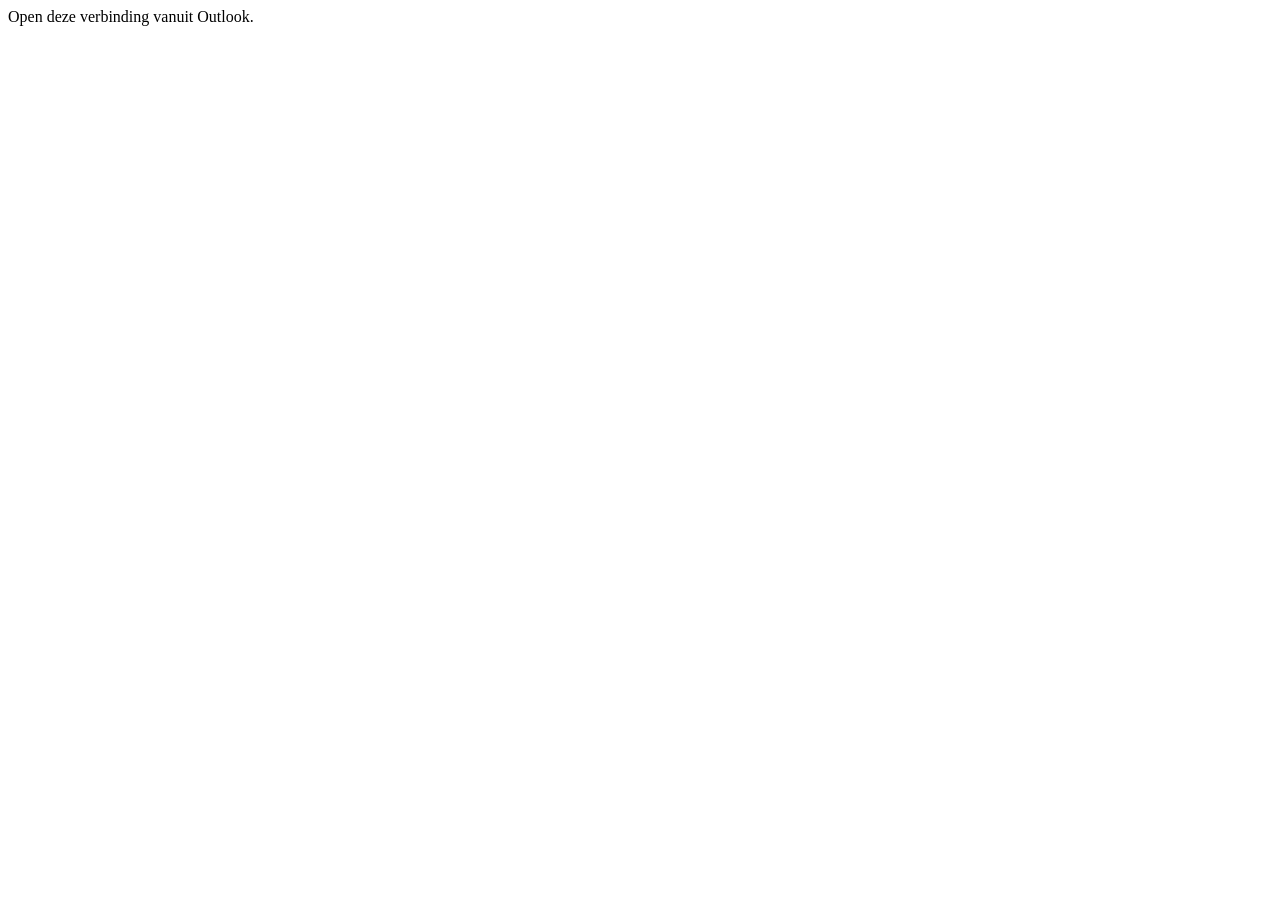
<file: auth-start.html>
<!doctype html><html lang="nl"><head><meta charset="utf-8"><meta name="referrer" content="no-referrer"><title>Verbinden met Scotty</title></head><body><p>Scotty openen</p><script src="./auth-start.js"></script></body></html>
</file>
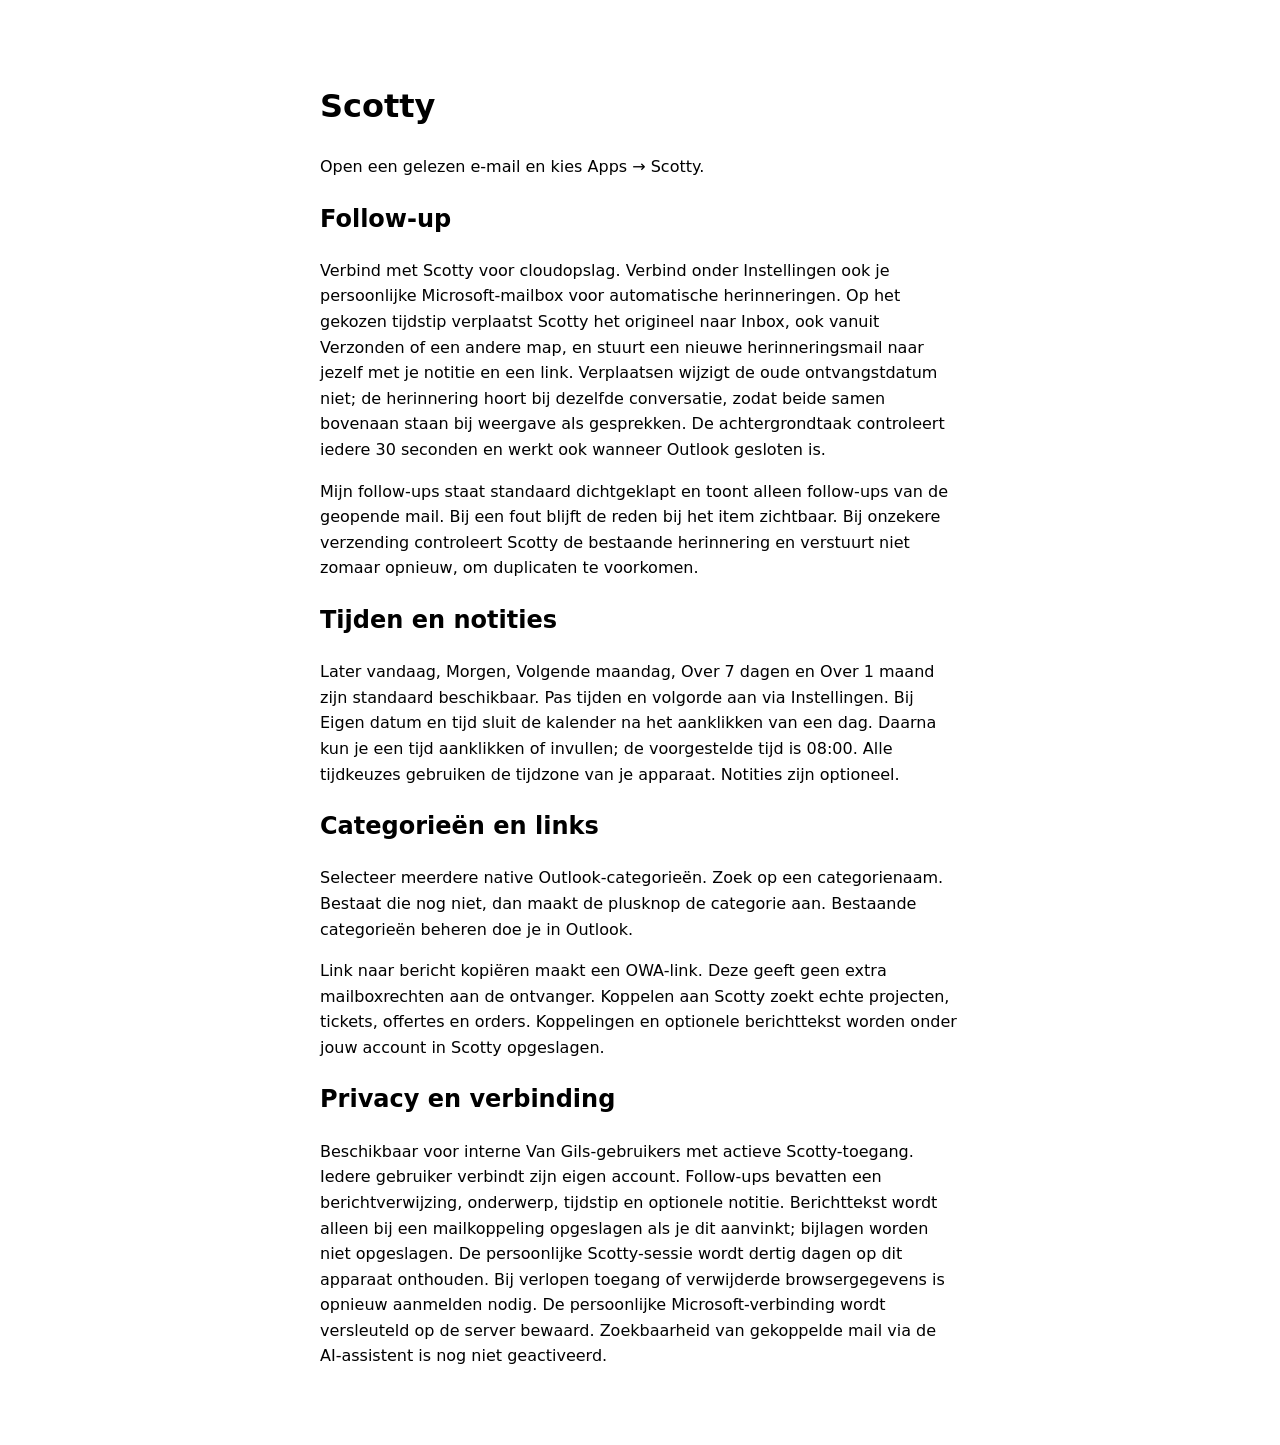
<file: help.html>
<!doctype html><html lang="nl"><meta charset="utf-8"><meta name="viewport" content="width=device-width,initial-scale=1"><title>Scotty · hulp</title><body style="max-width:640px;margin:40px auto;padding:20px;font:16px/1.6 system-ui"><h1>Scotty</h1><p>Open een gelezen e-mail en kies Apps → Scotty.</p><h2>Follow-up</h2><p>Verbind met Scotty voor cloudopslag. Verbind onder Instellingen ook je persoonlijke Microsoft-mailbox voor automatische herinneringen. Op het gekozen tijdstip verplaatst Scotty het origineel naar Inbox, ook vanuit Verzonden of een andere map, en stuurt een nieuwe herinneringsmail naar jezelf met je notitie en een link. Verplaatsen wijzigt de oude ontvangstdatum niet; de herinnering hoort bij dezelfde conversatie, zodat beide samen bovenaan staan bij weergave als gesprekken. De achtergrondtaak controleert iedere 30 seconden en werkt ook wanneer Outlook gesloten is.</p><p>Mijn follow-ups staat standaard dichtgeklapt en toont alleen follow-ups van de geopende mail. Bij een fout blijft de reden bij het item zichtbaar. Bij onzekere verzending controleert Scotty de bestaande herinnering en verstuurt niet zomaar opnieuw, om duplicaten te voorkomen.</p><h2>Tijden en notities</h2><p>Later vandaag, Morgen, Volgende maandag, Over 7 dagen en Over 1 maand zijn standaard beschikbaar. Pas tijden en volgorde aan via Instellingen. Bij Eigen datum en tijd sluit de kalender na het aanklikken van een dag. Daarna kun je een tijd aanklikken of invullen; de voorgestelde tijd is 08:00. Alle tijdkeuzes gebruiken de tijdzone van je apparaat. Notities zijn optioneel.</p><h2>Categorieën en links</h2><p>Selecteer meerdere native Outlook-categorieën. Zoek op een categorienaam. Bestaat die nog niet, dan maakt de plusknop de categorie aan. Bestaande categorieën beheren doe je in Outlook.</p><p>Link naar bericht kopiëren maakt een OWA-link. Deze geeft geen extra mailboxrechten aan de ontvanger. Koppelen aan Scotty zoekt echte projecten, tickets, offertes en orders. Koppelingen en optionele berichttekst worden onder jouw account in Scotty opgeslagen.</p><h2>Privacy en verbinding</h2><p>Beschikbaar voor interne Van Gils-gebruikers met actieve Scotty-toegang. Iedere gebruiker verbindt zijn eigen account. Follow-ups bevatten een berichtverwijzing, onderwerp, tijdstip en optionele notitie. Berichttekst wordt alleen bij een mailkoppeling opgeslagen als je dit aanvinkt; bijlagen worden niet opgeslagen. De persoonlijke Scotty-sessie wordt dertig dagen op dit apparaat onthouden. Bij verlopen toegang of verwijderde browsergegevens is opnieuw aanmelden nodig. De persoonlijke Microsoft-verbinding wordt versleuteld op de server bewaard. Zoekbaarheid van gekoppelde mail via de AI-assistent is nog niet geactiveerd.</p></body></html>
</file>
